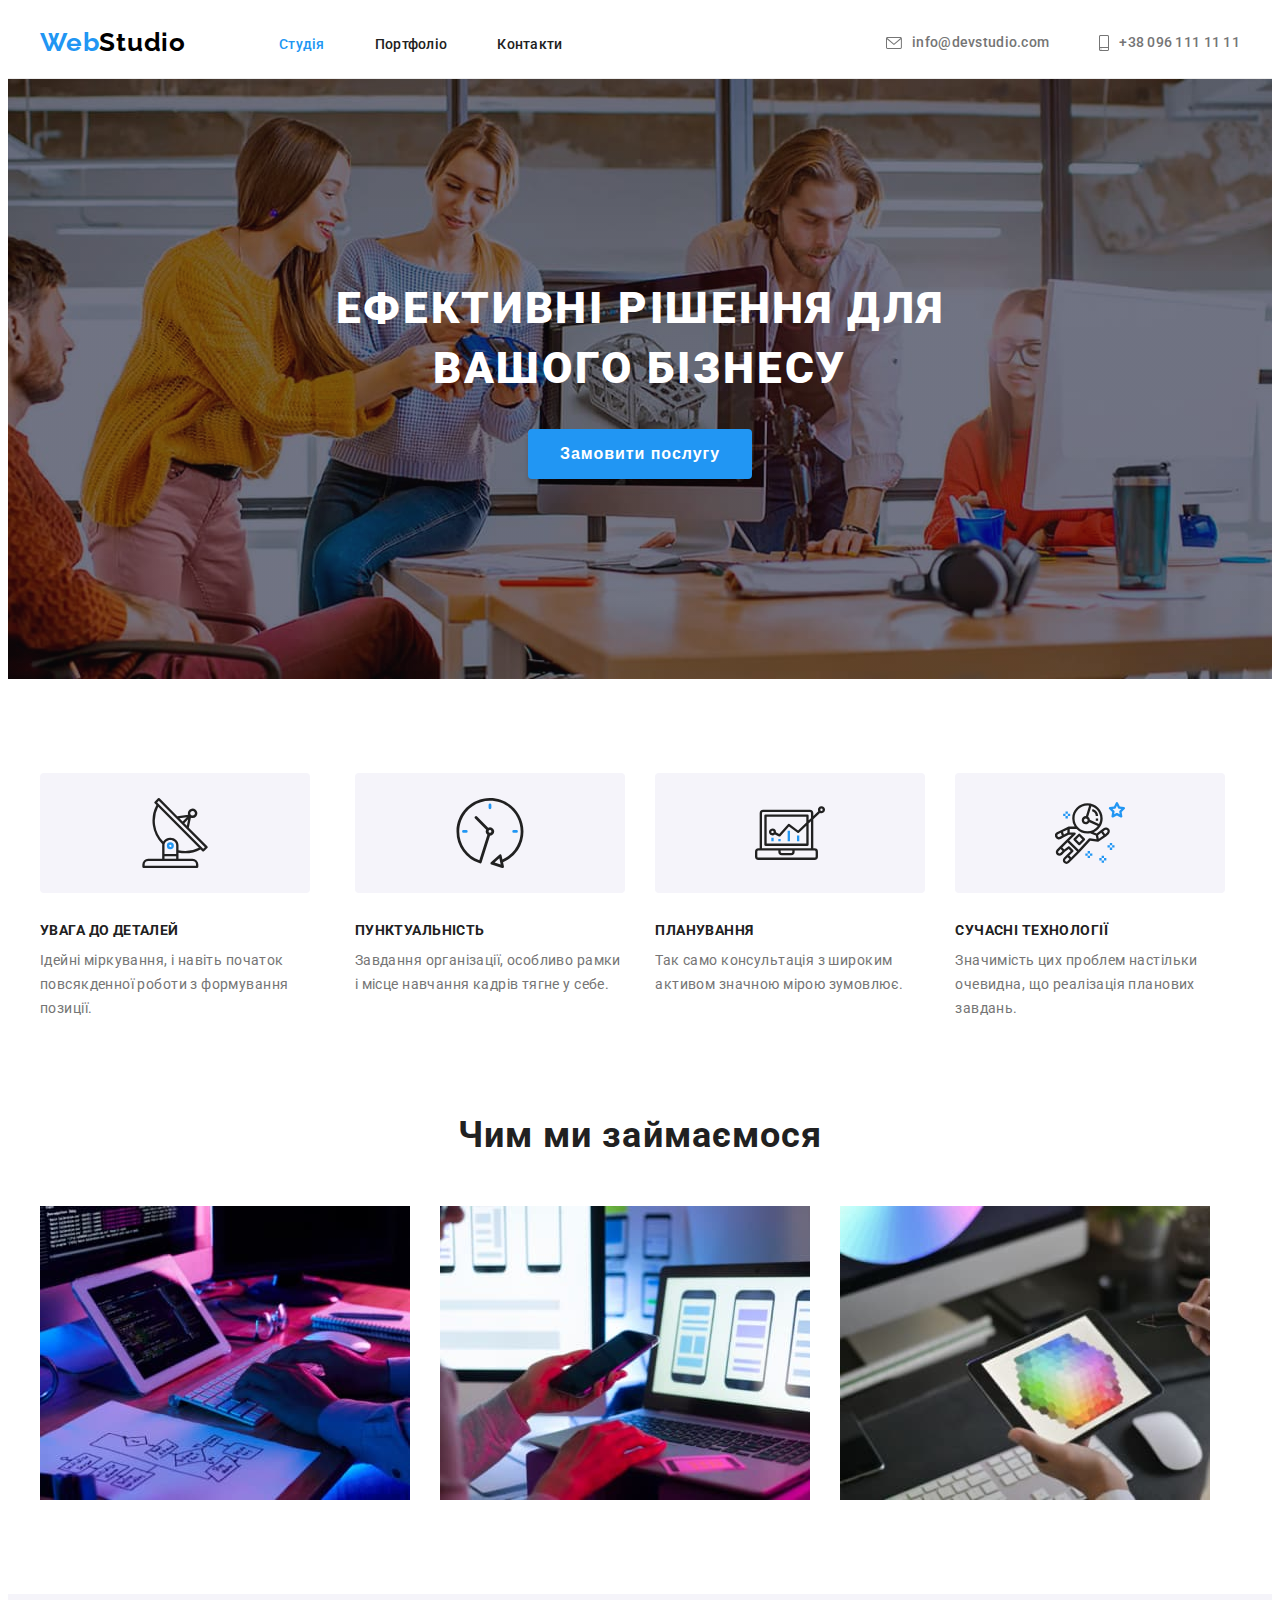
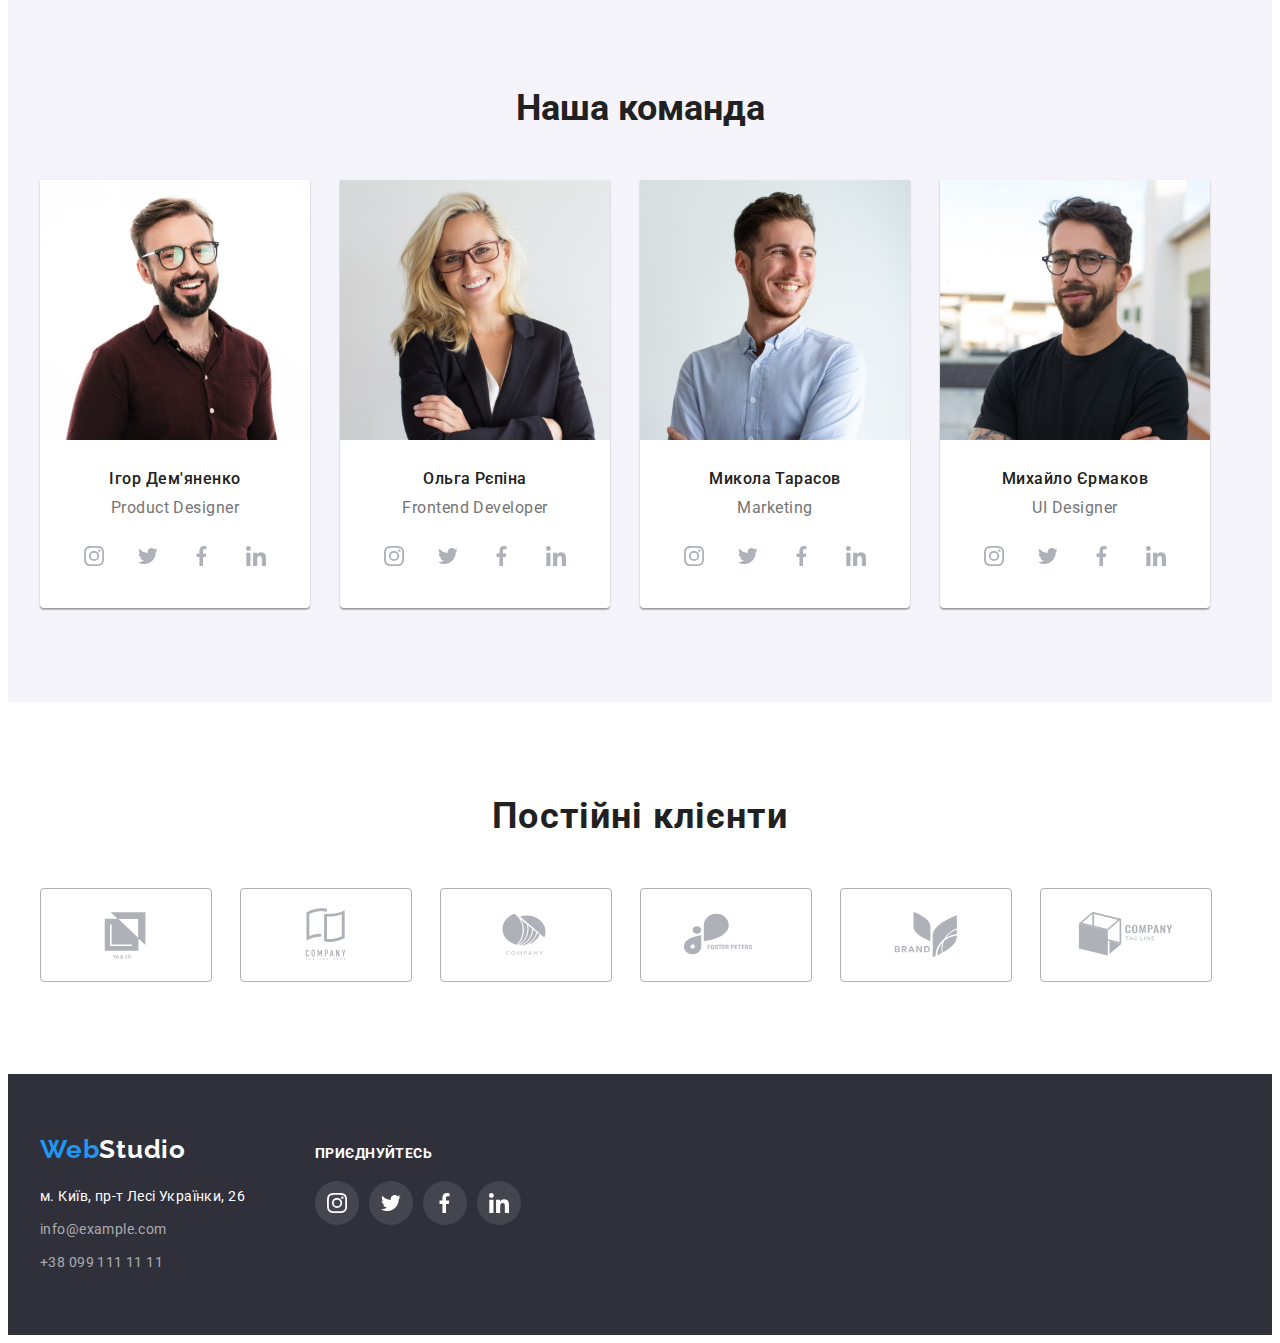
<file: index.html>
<!DOCTYPE html>
<html lang="uk">
  <head>
    <meta charset="UTF-8" />
    <meta http-equiv="X-UA-Compatible" content="IE=edge" />
    <meta name="viewport" content="width=device-width, initial-scale=1.0" />
    <title>Студія</title>

    <link rel="preconnect" href="https://fonts.googleapis.com" />
    <link rel="preconnect" href="https://fonts.gstatic.com" crossorigin />
    <link
      href="https://fonts.googleapis.com/css2?family=Raleway:wght@700&family=Roboto:wght@400;500;700;900&display=swap"
      rel="stylesheet"
    />
    <link
      rel="stylesheet"
      href="https://cdnjs.cloudflare.com/ajax/libs/modern-normalize/1.1.0/modern-normalize.min.css"
      integrity="sha512-wpPYUAdjBVSE4KJnH1VR1HeZfpl1ub8YT/NKx4PuQ5NmX2tKuGu6U/JRp5y+Y8XG2tV+wKQpNHVUX03MfMFn9Q=="
      crossorigin="anonymous"
      referrerpolicy="no-referrer"
    />
    <link rel="stylesheet" href="./css/styles.css" />
  </head>

  <body>
    <!--Site header-->
    <header class="head">
      <div class="container site-head">
        <a href="" class="logo link"
          >Web<span class="logo-part-2">Studio</span></a
        >
        <nav class="site-navigation">
          <ul class="nav-list list">
            <li class="header-item">
              <a href="./index.html" class="navigation-link link current"
                >Студія</a
              >
            </li>
            <li class="header-item">
              <a href="./portfolio.html" class="navigation-link link"
                >Портфоліо</a
              >
            </li>
            <li class="header-item">
              <a href="" class="navigation-link link">Контакти</a>
            </li>
          </ul>
        </nav>
        <ul class="header-list list">
          <li class="contact">
            <a href="mailto:info@devstudio.com" class="contact-link link"
              ><svg class="contact-icon" width="16px" height="12px">
                <use
                  href="./images/decorations/decorations.svg#icon-envelope"
                ></use></svg
              >info@devstudio.com</a
            >
          </li>
          <li class="contact">
            <a href="tel:+380961111111" class="contact-link link"
              ><svg class="contact-icon" width="10px" height="16px">
                <use
                  href="./images/decorations/decorations.svg#icon-smartphone"
                ></use></svg
              ><span>+38 096 111 11 11</span></a
            >
          </li>
        </ul>
      </div>
    </header>
    <main>
      <!-- Hero -->
      <!-- <section class="hero section"> -->
      <section class="hero">
        <div class="container">
          <h1 class="hero-title">
            Ефективні рішення для<br />
            вашого бізнесу
          </h1>
          <button type="button" class="order-btn">Замовити послугу</button>
        </div>
      </section>

      <!--benefits-->
      <section class="section">
        <div class="container">
          <h2 class="hidden-title">Переваги</h2>
          <ul class="benefits-list list">
            <li class="benefit-child">
              <div class="benefit-container">
                <svg class="benefit-cont">
                  <use
                    href="./images/decorations/decorations.svg#icon-anten"
                  ></use>
                </svg>
              </div>
              <h3 class="benefits-header">УВАГА ДО ДЕТАЛЕЙ</h3>
              <p class="benefits-item">
                Ідейні міркування, і навіть початок повсякденної роботи з
                формування позиції.
              </p>
            </li>
            <li class="benefit-child">
              <div class="benefit-container">
                <svg class="benefit-cont">
                  <use
                    href="./images/decorations/decorations.svg#icon-clock"
                  ></use>
                </svg>
              </div>
              <h3 class="benefits-header">ПУНКТУАЛЬНІСТЬ</h3>
              <p class="benefits-item">
                Завдання організації, особливо рамки і місце навчання кадрів
                тягне у себе.
              </p>
            </li>
            <li class="benefit-child">
              <div class="benefit-container">
                <svg class="benefit-cont">
                  <use
                    href="./images/decorations/decorations.svg#icon-diagram"
                  ></use>
                </svg>
              </div>
              <h3 class="benefits-header">ПЛАНУВАННЯ</h3>
              <p class="benefits-item">
                Так само консультація з широким активом значною мірою зумовлює.
              </p>
            </li>
            <li class="benefit-child">
              <div class="benefit-container">
                <svg class="benefit-cont">
                  <use
                    href="./images/decorations/decorations.svg#icon-astronaut"
                  ></use>
                </svg>
              </div>
              <h3 class="benefits-header">СУЧАСНІ ТЕХНОЛОГІЇ</h3>
              <p class="benefits-item">
                Значимість цих проблем настільки очевидна, що реалізація
                планових завдань.
              </p>
            </li>
          </ul>
        </div>
      </section>
      <!--Examples-->
      <section class="padding-fix section">
        <div class="container">
          <h2 class="examlpes-head">Чим ми займаємося</h2>
          <ul class="list examples">
            <li class="example-item">
              <img
                src="./images/pack1/keyboard.jpg"
                alt="робота за клавіатурою"
                width="370"
              />
            </li>
            <li class="example-item">
              <img
                src="./images/pack1/phone.jpg"
                alt="робота на телефоні"
                width="370"
              />
            </li>
            <li class="example-item">
              <img
                src="./images/pack1/tablet.jpg"
                alt="робота за планшетом"
                width="370"
              />
            </li>
          </ul>
        </div>
      </section>
      <!--Team-->
      <section class="team section">
        <div class="container">
          <h2 class="team-title">Наша команда</h2>
          <ul class="list tim-list">
            <li class="team-child">
              <img
                src="./images/pack1/productdesigner.jpg"
                alt="Product Designer"
                width="270"
              />
              <div class="team-cont">
                <h3 class="team-name">Ігор Дем'яненко</h3>
                <p class="team-description">Product Designer</p>
                <ul class="team-social">
                  <li class="tam-social-item">
                    <a href="" class="team-social-link">
                      <svg class="team-social-icon" width="20" height="20">
                        <use
                          href="./images/decorations/decorations.svg#icon-instagram"
                        ></use>
                      </svg>
                    </a>
                  </li>
                  <li class="tam-social-item">
                    <a href="" class="team-social-link">
                      <svg class="team-social-icon" width="20" height="20">
                        <use
                          href="./images/decorations/decorations.svg#icon-twitter"
                        ></use>
                      </svg>
                    </a>
                  </li>
                  <li class="tam-social-item">
                    <a href="" class="team-social-link">
                      <svg class="team-social-icon" width="20" height="20">
                        <use
                          href="./images/decorations/decorations.svg#icon-facebook"
                        ></use>
                      </svg>
                    </a>
                  </li>
                  <li class="tam-social-item">
                    <a href="" class="team-social-link">
                      <svg class="team-social-icon" width="20" height="20">
                        <use
                          href="./images/decorations/decorations.svg#icon-linkedin"
                        ></use>
                      </svg>
                    </a>
                  </li>
                </ul>
              </div>
            </li>
            <li class="team-child">
              <img
                src="./images/pack1/frontenddeveloper.jpg"
                alt="Frontend Developer"
                width="270"
              />
              <div class="team-cont">
                <h3 class="team-name">Ольга Рєпіна</h3>
                <p class="team-description">Frontend Developer</p>
                <ul class="team-social">
                  <li class="tam-social-item">
                    <a href="" class="team-social-link">
                      <svg class="team-social-icon" width="20" height="20">
                        <use
                          href="./images/decorations/decorations.svg#icon-instagram"
                        ></use>
                      </svg>
                    </a>
                  </li>
                  <li class="tam-social-item">
                    <a href="" class="team-social-link">
                      <svg class="team-social-icon" width="20" height="20">
                        <use
                          href="./images/decorations/decorations.svg#icon-twitter"
                        ></use>
                      </svg>
                    </a>
                  </li>
                  <li class="tam-social-item">
                    <a href="" class="team-social-link">
                      <svg class="team-social-icon" width="20" height="20">
                        <use
                          href="./images/decorations/decorations.svg#icon-facebook"
                        ></use>
                      </svg>
                    </a>
                  </li>
                  <li class="tam-social-item">
                    <a href="" class="team-social-link">
                      <svg class="team-social-icon" width="20" height="20">
                        <use
                          href="./images/decorations/decorations.svg#icon-linkedin"
                        ></use>
                      </svg>
                    </a>
                  </li>
                </ul>
              </div>
            </li>
            <li class="team-child">
              <img
                src="./images/pack1/marketing.jpg"
                alt="Marketing"
                width="270"
              />
              <div class="team-cont">
                <h3 class="team-name">Микола Тарасов</h3>
                <p class="team-description">Marketing</p>
                <ul class="team-social">
                  <li class="tam-social-item">
                    <a href="" class="team-social-link">
                      <svg class="team-social-icon" width="20" height="20">
                        <use
                          href="./images/decorations/decorations.svg#icon-instagram"
                        ></use>
                      </svg>
                    </a>
                  </li>
                  <li class="tam-social-item">
                    <a href="" class="team-social-link">
                      <svg class="team-social-icon" width="20" height="20">
                        <use
                          href="./images/decorations/decorations.svg#icon-twitter"
                        ></use>
                      </svg>
                    </a>
                  </li>
                  <li class="tam-social-item">
                    <a href="" class="team-social-link">
                      <svg class="team-social-icon" width="20" height="20">
                        <use
                          href="./images/decorations/decorations.svg#icon-facebook"
                        ></use>
                      </svg>
                    </a>
                  </li>
                  <li class="tam-social-item">
                    <a href="" class="team-social-link">
                      <svg class="team-social-icon" width="20" height="20">
                        <use
                          href="./images/decorations/decorations.svg#icon-linkedin"
                        ></use>
                      </svg>
                    </a>
                  </li>
                </ul>
              </div>
            </li>
            <li class="team-child">
              <img
                src="./images/pack1/uidesigner.jpg"
                alt="UI Designer"
                width="270"
              />
              <div class="team-cont">
                <h3 class="team-name">Михайло Єрмаков</h3>
                <p class="team-description">UI Designer</p>
                <ul class="team-social">
                  <li class="tam-social-item">
                    <a href="" class="team-social-link">
                      <svg class="team-social-icon" width="20" height="20">
                        <use
                          href="./images/decorations/decorations.svg#icon-instagram"
                        ></use>
                      </svg>
                    </a>
                  </li>
                  <li class="tam-social-item">
                    <a href="" class="team-social-link">
                      <svg class="team-social-icon" width="20" height="20">
                        <use
                          href="./images/decorations/decorations.svg#icon-twitter"
                        ></use>
                      </svg>
                    </a>
                  </li>
                  <li class="tam-social-item">
                    <a href="" class="team-social-link">
                      <svg class="team-social-icon" width="20" height="20">
                        <use
                          href="./images/decorations/decorations.svg#icon-facebook"
                        ></use>
                      </svg>
                    </a>
                  </li>
                  <li class="tam-social-item">
                    <a href="" class="team-social-link">
                      <svg class="team-social-icon" width="20" height="20">
                        <use
                          href="./images/decorations/decorations.svg#icon-linkedin"
                        ></use>
                      </svg>
                    </a>
                  </li>
                </ul>
              </div>
            </li>
          </ul>
        </div>
      </section>
      <!--clients-->
      <section class="section">
        <div class="container">
          <h2 class="clients-header">Постійні клієнти</h2>
          <ul class="clients">
            <li class="clients-child">
              <a href="" class="clients-item">
                
                  <svg class="clients-icon">
                    <use
                      href="./images/decorations/decorations.svg#icon-tag-line"
                    ></use>
                  </svg>
             
              </a>
            </li>
            <li class="clients-child">
              <a href="" class="clients-item">
            
                  <svg class="clients-icon">
                    <use
                      href="./images/decorations/decorations.svg#icon-tagline"
                    ></use>
                  </svg>
             
              </a>
            </li>
            <li class="clients-child">
              <a href="" class="clients-item">
        
                  <svg class="clients-icon">
                    <use
                      href="./images/decorations/decorations.svg#icon-company"
                    ></use>
                  </svg>
         
              </a>
            </li>
            <li class="clients-child">
              <a href="" class="clients-item">
       
                  <svg class="clients-icon">
                    <use
                      href="./images/decorations/decorations.svg#icon-foster"
                    ></use>
                  </svg>
        
              </a>
            </li>
            <li class="clients-child">
              <a href="" class="clients-item">
       
                  <svg class="clients-icon">
                    <use
                      href="./images/decorations/decorations.svg#icon-brand"
                    ></use>
                  </svg>
        
              </a>
            </li>
            <li class="clients-child">
              <a href="" class="clients-item">
      
                  <svg class="clients-icon">
                    <use
                      href="./images/decorations/decorations.svg#icon-yaco"
                    ></use>
                  </svg>
       
              </a>
            </li>
          </ul>
        </div>
      </section>
    </main>
    <!--footer-->
    <footer class="bottom section">
      <div class="container footer-box">
        <div class="footer-adress-section">
          <a href="" class="logo link"
            >Web<span class="logo-footer">Studio</span></a
          >
          <address class="bottom-address">
            <ul class="list contact-list">
              <li class="contact-child">
                <a
                  class="adress-link link"
                  href="https://www.google.com.ua/maps/place/%D0%B1%D1%83%D0%BB.+%D0%9B%D0%B5%D1%81%D0%B8+%D0%A3%D0%BA%D1%80%D0%B0%D0%B8%D0%BD%D0%BA%D0%B8,+26,+%D0%9A%D0%B8%D0%B5%D0%B2,+02000/@50.4265841,30.5361971,17z/data=!3m1!4b1!4m5!3m4!1s0x40d4cf0e033ecbe9:0x57a4dffefec77da0!8m2!3d50.4265807!4d30.5383858?hl=ru"
                  >м. Київ, пр-т Лесі Українки, 26</a
                >
              </li>
              <li class="contact-child">
                <a href="mailto:info@example.com" class="link bottom-contact"
                  >info@example.com</a
                >
              </li>
              <li class="contact-child">
                <a href="tel:+380991111111" class="bottom-contact link"
                  >+38 099 111 11 11</a
                >
              </li>
            </ul>
          </address>
        </div>
        <div class="footer-links-section">
          <h2 class="footer-header">приєднуйтесь</h2>
          <ul class="social-footer">
            <li class="tam-social-item-footer">
              <a href="" class="team-social-link-footer">
                <svg class="team-social-icon" width="20" height="20">
                  <use
                    href="./images/decorations/decorations.svg#icon-instagram"
                  ></use>
                </svg>
              </a>
            </li>
            <li class="tam-social-item">
              <a href="" class="team-social-link-footer">
                <svg class="team-social-icon" width="20" height="20">
                  <use
                    href="./images/decorations/decorations.svg#icon-twitter"
                  ></use>
                </svg>
              </a>
            </li>
            <li class="tam-social-item">
              <a href="" class="team-social-link-footer">
                <svg class="team-social-icon" width="20" height="20">
                  <use
                    href="./images/decorations/decorations.svg#icon-facebook"
                  ></use>
                </svg>
              </a>
            </li>
            <li class="tam-social-item">
              <a href="" class="team-social-link-footer">
                <svg class="team-social-icon" width="20" height="20">
                  <use
                    href="./images/decorations/decorations.svg#icon-linkedin"
                  ></use>
                </svg>
              </a>
            </li>
          </ul>
        </div>
      </div>
    </footer>
  </body>
</html>
</file>
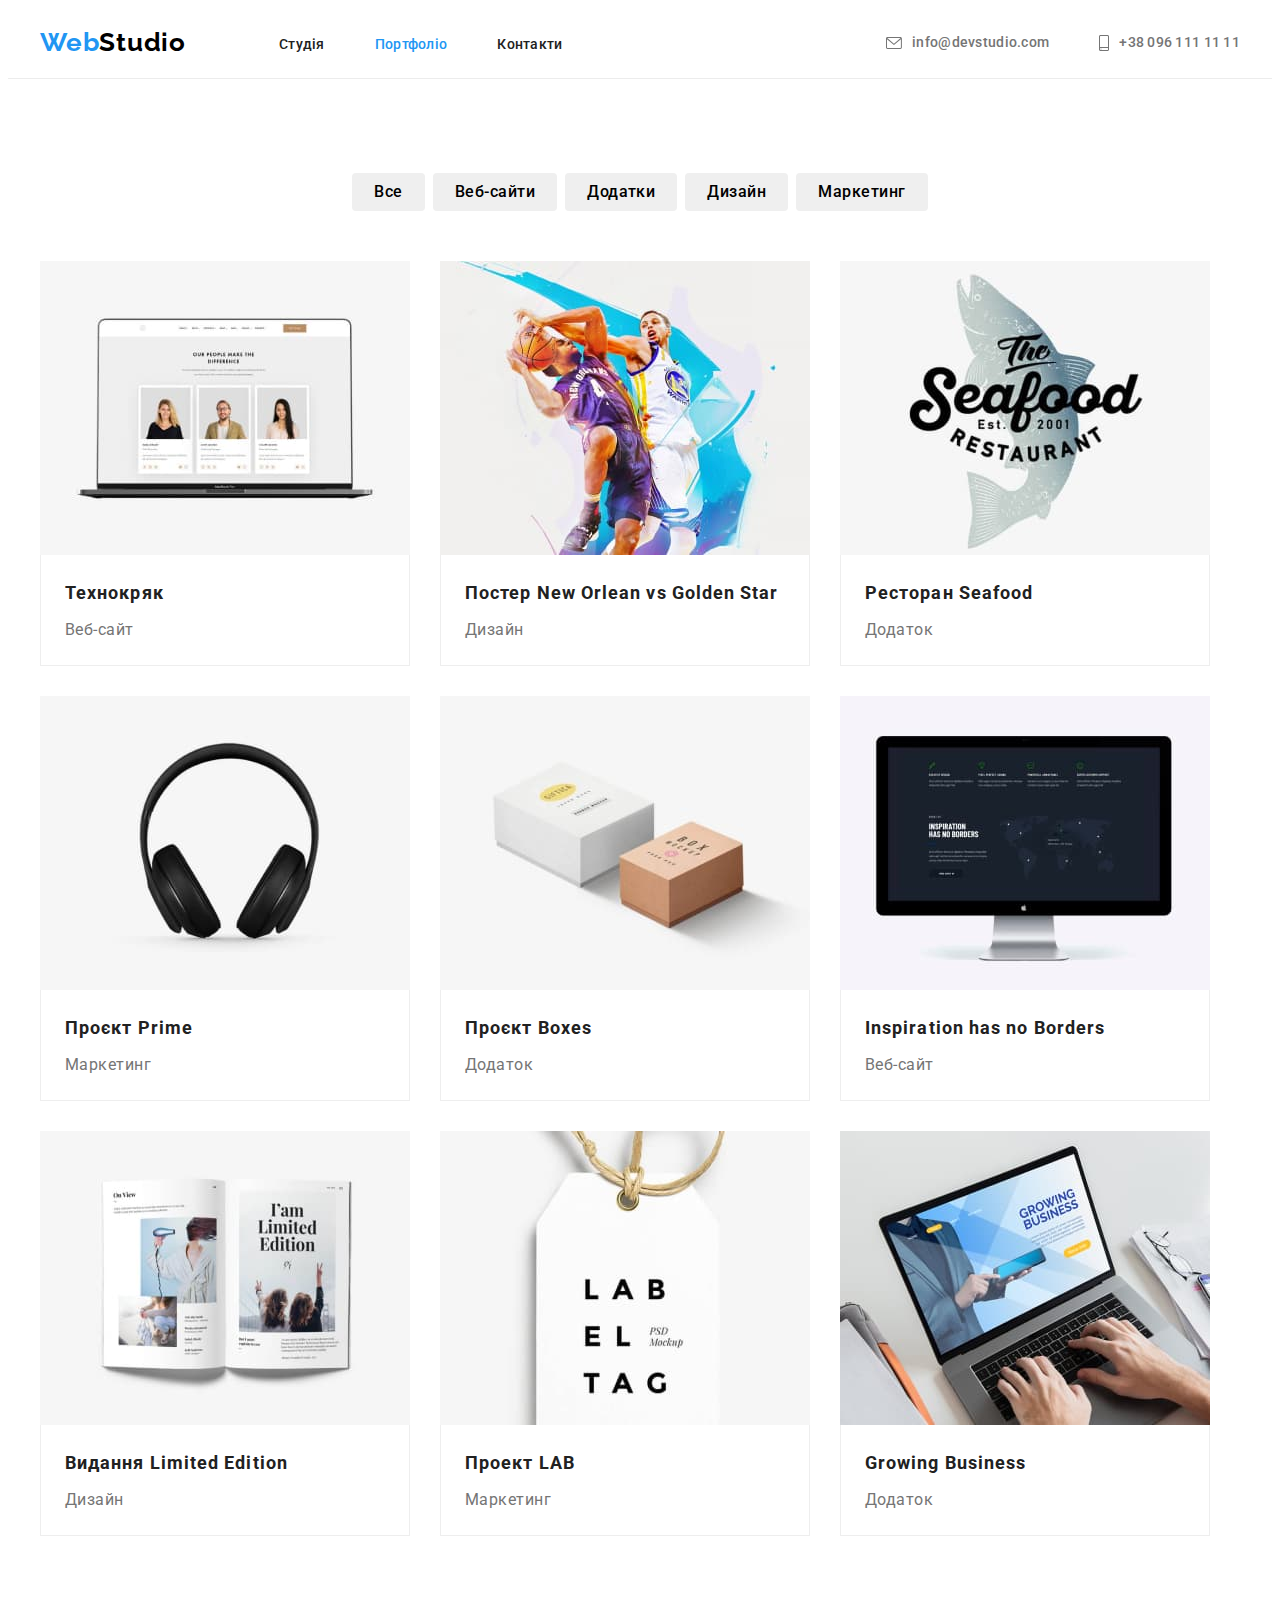
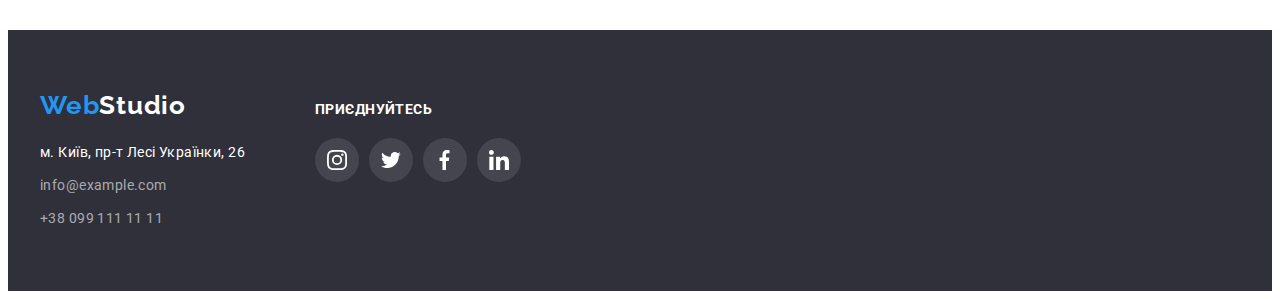
<file: portfolio.html>
<!DOCTYPE html>
<html lang="uk">
  <head>
    <meta charset="UTF-8" />
    <meta http-equiv="X-UA-Compatible" content="IE=edge" />
    <meta name="viewport" content="width=device-width, initial-scale=1.0" />
    <title>Портфоліо</title>

    <link rel="preconnect" href="https://fonts.googleapis.com" />
    <link rel="preconnect" href="https://fonts.gstatic.com" crossorigin />
    <link
      href="https://fonts.googleapis.com/css2?family=Raleway:wght@700&family=Roboto:wght@400;500;700;900&display=swap"
      rel="stylesheet"
    />
    <link
      rel="stylesheet"
      href="https://cdnjs.cloudflare.com/ajax/libs/modern-normalize/1.1.0/modern-normalize.min.css"
      integrity="sha512-wpPYUAdjBVSE4KJnH1VR1HeZfpl1ub8YT/NKx4PuQ5NmX2tKuGu6U/JRp5y+Y8XG2tV+wKQpNHVUX03MfMFn9Q=="
      crossorigin="anonymous"
      referrerpolicy="no-referrer"
    />
    <link rel="stylesheet" href="./css/styles.css" />
  </head>

  <body>
    <!--Site header-->
    <header class="head">
      <div class="container site-head">
        <a href="" class="logo link"
          >Web<span class="logo-part-2">Studio</span></a
        >
        <nav class="site-navigation">
          <ul class="nav-list list">
            <li class="header-item">
              <a href="./index.html" class="navigation-link link">Студія</a>
            </li>
            <li class="header-item">
              <a href="./portfolio.html" class="navigation-link link current"
                >Портфоліо</a
              >
            </li>
            <li class="header-item">
              <a href="" class="navigation-link link">Контакти</a>
            </li>
          </ul>
        </nav>
        <ul class="header-list list">
          <li class="contact">
            <a href="mailto:info@devstudio.com" class="contact-link link"
              ><svg class="contact-icon" width="16px" height="12px">
                <use
                  href="./images/decorations/decorations.svg#icon-envelope"
                ></use></svg
              >info@devstudio.com</a
            >
          </li>
          <li class="contact">
            <a href="tel:+380961111111" class="contact-link link"
              ><svg class="contact-icon" width="10px" height="16px">
                <use
                  href="./images/decorations/decorations.svg#icon-smartphone"
                ></use></svg
              >+38 096 111 11 11</a
            >
          </li>
        </ul>
      </div>
    </header>
    <!--Навігація портфоліо-->
    <main class="">
      <section class="section">
        <div class="container">
          <!-- <h2 class="hidden-title">Фільтр</h2> -->
          <ul class="filter list">
            <li class="filter-item">
              <button type="button" class="filter-btn">Все</button>
            </li>
            <li class="filter-item">
              <button type="button" class="filter-btn">Веб-сайти</button>
            </li>
            <li class="filter-item">
              <button type="button" class="filter-btn">Додатки</button>
            </li>
            <li class="filter-item">
              <button type="button" class="filter-btn">Дизайн</button>
            </li>
            <li class="filter-item">
              <button type="button" class="filter-btn">Маркетинг</button>
            </li>
          </ul>
          <!--Контент-->

          <h1 class="hidden-title">Приклади</h1>
          <ul class="list photos">
            <li class="content-child">
              <a href="" class="portfolio-image-link image-box">
                <div class="image-box">
                  <img
                    src="./images/pack2/site.jpg"
                    width="370"
                    alt="Приклад сайту"
                  />
                  <div class="h2-cont">
                    <h2 class="proj-name">Технокряк</h2>
                    <p class="proj-description">Веб-сайт</p>
                  </div>
                </div>
              </a>
            </li>
            <li class="content-child">
              <a href="" class="portfolio-image-link">
                <div class="image-box">
              <img
                src="./images/pack2/basketball.jpg"
                width="370"
                alt="Приклад постеру для баскетбольеої команди"
              />
              <div class="h2-cont">
                <h2 class="proj-name">Постер New Orlean vs Golden Star</h2>
                <p class="proj-description">Дизайн</p>
              </div>
            </div>
          </a>
            </li>
            <li class="content-child">
              <a href="" class="portfolio-image-link">
                <div class="image-box">
              <img
                src="./images/pack2/seafood.jpg"
                width="370"
                alt="Лого ресторану морської їжї"
              />
              <div class="h2-cont">
                <h2 class="proj-name">Ресторан Seafood</h2>
                <p class="proj-description">Додаток</p>
              </div>
            </div>
          </a>
            </li>
            <li class="content-child">
              <a href="" class="portfolio-image-link">
                <div class="image-box">
              <img
                src="./images/pack2/headphones.jpg"
                width="370"
                alt="Навушники"
              />
              <div class="h2-cont">
                <h2 class="proj-name">Проєкт Prime</h2>
                <p class="proj-description">Маркетинг</p>
              </div>
            </div>
          </a>
            </li>
            <li class="content-child">
              <a  href="" class="portfolio-image-link">
                <div class="image-box">
              <img src="./images/pack2/boxes.jpg" width="370" alt="Коробки" />
              <div class="h2-cont">
                <h2 class="proj-name">Проєкт Boxes</h2>
                <p class="proj-description">Додаток</p>
              </div>
            </div>
          </a>
            </li>
            <li class="content-child">
              <a href="" class="portfolio-image-link">
                <div class="image-box">
              <img
                src="./images/pack2/insperationsite.jpg"
                width="370"
                alt="Веб-сайт"
              />
              <div class="h2-cont">
                <h2 class="proj-name">Inspiration has no Borders</h2>
                <p class="proj-description">Веб-сайт</p>
              </div>
            </div>
          </a>
            </li>
            <li class="content-child">
              <a href="" class="portfolio-image-link">
                <div class="image-box">
              <img
                src="./images/pack2/book.jpg"
                width="370"
                alt="Розгорнутий журнал"
              />
              <div class="h2-cont">
                <h2 class="proj-name">Видання Limited Edition</h2>
                <p class="proj-description">Дизайн</p>
              </div>
            </div>
          </a>
            </li>
            <li href="" class="content-child">
              <a class="portfolio-image-link">
                <div class="image-box">
              <img
                src="./images/pack2/labproject.jpg"
                width="370"
                alt="Лого проєкту лаб"
              />
              <div class="h2-cont">
                <h2 class="proj-name">Проект LAB</h2>
                <p class="proj-description">Маркетинг</p>
              </div>
            </div>
          </a>
            </li>
            <li class="content-child">
              <a href="" class="portfolio-image-link">
                <div class="image-box">
              <img
                src="./images/pack2/business.jpg"
                width="370"
                alt="Людина пише щось на ноутбуці"
              />
              <div class="h2-cont">
                <h2 class="proj-name">Growing Business</h2>
                <p class="proj-description">Додаток</p>
              </div>
            </div>
          </a>
            </li>
          </ul>
        </div>
      </section>
    </main>

    <footer class="bottom section"></li>
      <div class="container footer-box">
        <div class="footer-adress-section">
          <a href="" class="logo link"
            >Web<span class="logo-footer">Studio</span></a
          >
          <address class="bottom-address">
            <ul class="list contact-list">
              <li class="contact-child">
                <a
                  class="adress-link link"
                  href="https://www.google.com.ua/maps/place/%D0%B1%D1%83%D0%BB.+%D0%9B%D0%B5%D1%81%D0%B8+%D0%A3%D0%BA%D1%80%D0%B0%D0%B8%D0%BD%D0%BA%D0%B8,+26,+%D0%9A%D0%B8%D0%B5%D0%B2,+02000/@50.4265841,30.5361971,17z/data=!3m1!4b1!4m5!3m4!1s0x40d4cf0e033ecbe9:0x57a4dffefec77da0!8m2!3d50.4265807!4d30.5383858?hl=ru"
                  >м. Київ, пр-т Лесі Українки, 26</a
                >
              </li>
              <li class="contact-child">
                <a href="mailto:info@example.com" class="link bottom-contact"
                  >info@example.com</a
                >
              </li>
              <li class="contact-child">
                <a href="tel:+380991111111" class="bottom-contact link"
                  >+38 099 111 11 11</a
                >
              </li>
            </ul>
          </address>
        </div>
        <div class="footer-links-section">
          <h2 class="footer-header">приєднуйтесь</h2>
          <ul class="social-footer">
            <li class="tam-social-item-footer">
              <a href="" class="team-social-link-footer">
                <svg class="team-social-icon" width="20" height="20">
                  <use
                    href="./images/decorations/decorations.svg#icon-instagram"
                  ></use>
                </svg>
              </a>
            </li>
            <li class="tam-social-item">
              <a href="" class="team-social-link-footer">
                <svg class="team-social-icon" width="20" height="20">
                  <use
                    href="./images/decorations/decorations.svg#icon-twitter"
                  ></use>
                </svg>
              </a>
            </li>
            <li class="tam-social-item">
              <a href="" class="team-social-link-footer">
                <svg class="team-social-icon" width="20" height="20">
                  <use
                    href="./images/decorations/decorations.svg#icon-facebook"
                  ></use>
                </svg>
              </a>
            </li>
            <li class="tam-social-item">
              <a href="" class="team-social-link-footer">
                <svg class="team-social-icon" width="20" height="20">
                  <use
                    href="./images/decorations/decorations.svg#icon-linkedin"
                  ></use>
                </svg>
              </a>
            </li>
          </ul>
        </div>
      </div>
    </footer>
  
  </body>
</html>
</file>
<file: css/styles.css>
:root {
  --primary-text-color: #212121;
  --accent-color: #2196f3;
  --secondary-text-color: #757575;
  --white-color: #ffffff;
}

body {
  font-family: "Roboto", sans-serif;
  color: var(--primary-text-color);
}
ul {
  margin: 0;
  padding: 0;
  list-style: none;
}
img {
  display: block;
  max-width: 100%;
  height: auto;
}
h1,
h2,
h3,
p {
  margin: 0;
}
.container {
  width: 1200px;
  margin: 0 auto;
  padding: 0 15px;
}
.section {
  padding-top: 94px;
  padding-bottom: 94px;
}
.list {
  list-style: none;
  padding-left: 0;
}
.link {
  text-decoration: none;
  font-style: normal;
}
.hidden-title {
  position: absolute;
  /* white-space: space; */
  width: 1px;
  height: 1px;
  overflow: hidden;
  border: 0;
  padding: 0;
  clip: rect(0 0 0 0);
  clip-path: inset(50%);
  margin: -1px;
}

/*-------HEADER--------*/
.head {
  border-bottom: solid 1px #ECECEC;
}
.site-head {
  display: flex;
  align-items: center;
  align-self: flex-start;
  height: 70px;
}
.logo {
  font-family: "Raleway", sans-serif;
  font-weight: 700;
  font-size: 26px;
  line-height: 1.2;
  letter-spacing: 0.03em;
  color: var(--accent-color);
}
.logo-part-2 {
  color: #000000;
}
.logo-footer {
  color: var(--white-color);
}
.site-navigation {
  margin-left: 93px;
}

.nav-list {
  display: flex;
}
.nav-list .header-item:last-child {
  margin-right: 0;
}
.header-item {
  margin-right: 50px;
}
.navigation-link {
  color: var(--primary-text-color);
  font-weight: 500;
  font-size: 14px;
  line-height: 1.14;
  letter-spacing: 0.02em;
}
.navigation-link:hover,
.navigation-link:focus {
  color: var(--accent-color);

}

.current {
  color: var(--accent-color);
}
.contact-link {
  font-weight: 500;
  font-size: 14px;
  line-height: 1.14;
  letter-spacing: 0.02em;
  color: var(--secondary-text-color);
  display: flex;
  align-items: center;
}
.contact-link:hover,
.contact-link:focus {
  color: var(--accent-color);
 
}
.header-list {
  display: flex;
  margin-left: auto;
}
.header-list .contact + .contact {
  margin-left: 50px;
  
}
.contact-icon{
fill: var(--secondary-text-color);
margin-right: 10px;
}
.contact-link:hover .contact-icon,
.contact-link:focus .contact-icon{
fill:var(--accent-color);
}
/*------------HERO-------------*/
.hero {
  background-color: var(--primary-text-color);
  background-image: linear-gradient(
      rgba(25, 28, 38, 0.2),
      rgba(25, 28, 38, 0.2)
    ),
    url(../images/decorations/herobacg.jpg);
  padding-top: 200px;
  padding-bottom: 200px;
  background-position: center;
  background-repeat: no-repeat;
  background-size: auto;
  max-width: 1600px;
  margin-left: auto;
  margin-right: auto;
}
.hero-title {
  margin-top: 0;
  margin-bottom: 0;

  font-weight: 900;
  font-size: 44px;
  line-height: 1.36;
  text-align: center;
  letter-spacing: 0.06em;
  text-transform: uppercase;
  color: var(--white-color);
}
.order-btn {
  margin: auto;
  margin-top: 30px;

  padding-left: 32px;
  padding-bottom: 10px;
  padding-right: 32px;
  padding-top: 10px;

  box-shadow: 0px 4px 4px rgba(0, 0, 0, 0.15);
  border-radius: 4px;
  border:transparent;

  background: var(--accent-color);
  font-weight: 700;
  font-size: 16px;
  line-height: 1.88;
  display: flex;
  align-items: center;
  text-align: center;
  letter-spacing: 0.06em;
  color: var(--white-color);
  cursor: pointer;
}

/*--------------BENEFITS-------------*/
.benefit-cont{
width: 70px;
height: 70px;

}

.benefits-list {
  display: flex;
}
.benefit-child {
  margin-left: 0px;
}
.benefits-list .benefit-child + .benefit-child {
  margin-left: 30px;
}
.benefit-container{
margin-bottom: 30px;

  width: 270px;
  height: 120px;

  background: #F5F4FA;
  border-radius: 4px;
  display: flex;
  align-items: center;
  justify-content: center;
  
}

.benefits-header {
  margin-bottom: 10px;
  margin-top: 0px;

  font-weight: 700;
  font-size: 14px;
  line-height: 1.14;
  letter-spacing: 0.03em;
  text-transform: uppercase;

  color: var(--primary-text-color);
}
.benefits-item {
  margin-bottom: 0px;
  margin-top: 0px;

  font-size: 14px;
  line-height: 1.71;
  letter-spacing: 0.03em;
  color: var(--secondary-text-color);
}
/*--------------EXAMPLES-------------*/
.padding-fix {
  padding-top: 0;
}
.examlpes-head {
  margin-top: 0px;
  margin-bottom: 50px;

  font-weight: 700;
  font-size: 36px;
  line-height: 1.16;
  text-align: center;
  letter-spacing: 0.03em;
}
.examples {
  display: flex;
  margin: auto;
}
.example-item {
  margin-right: 0px;
}
.examples .example-item + .example-item {
  margin-left: 30px;
}

/*--------------TEAM-------------*/
.team {
  background-color: #f5f4fa;
}
.tim-list {
  display: flex;
}
.team-cont {
  padding-top: 30px;
  padding-bottom: 30px;
}
.team-child {
  background: var(--white-color);
  box-shadow: 0px 1px 3px rgba(0, 0, 0, 0.12), 0px 1px 1px rgba(0, 0, 0, 0.14),
    0px 2px 1px rgba(0, 0, 0, 0.2);
  border-radius: 0px 0px 4px 4px;
  margin-left: 0;
}
.tim-list .team-child + .team-child {
  margin-left: 30px;
}

.team-title {
  margin-top: 0px;
  margin-bottom: 50px;

  font-weight: 700;
  font-size: 36px;
  line-height: 1.16;
  text-align: center;
}
.team-name {
  margin-bottom: 10px;

  font-weight: 500;
  font-size: 16px;
  line-height: 1.18;
  text-align: center;
  letter-spacing: 0.03em;
}
.team-description {
  font-size: 16px;
  line-height: 1.18;
  text-align: center;
  letter-spacing: 0.03em;
  color: var(--secondary-text-color);
}
.team-social{
  margin-top: 16px;
  display: flex;
  justify-content:center;
  gap:10px;
  
}
.team-social-link{
  width: 44px;
  height: 44px;
  border-radius: 50%;
  /* background-color: blue; */
  display: flex;
  align-items: center;
  justify-content: center;
}
.team-social-icon{
  fill:#afb1b8;
}
.team-social-link:hover,
.team-social-link:focus{
background-color: var(--accent-color);
}

.team-social-link:hover .team-social-icon,
.team-social-link:focus .team-social-icon{
fill: var(--white-color);
}
/* --------------CLIENTS----------------- */
.clients-header{
margin-bottom: 50px;

font-weight: 700;
font-size: 36px;
line-height: 1.16;
text-align: center;
letter-spacing: 0.03em;
color:var(--primary-text-color);
}
.clients{
  display: flex;
  gap: 30px;
}

.clients-child{

  height: 92px;
  width: 170px;
  justify-content: center;
}
.clients-item{
border-radius: 4px;
border: 1px solid #AFB1B8;

width: 100%;
height:100%;
display:flex;
align-items: center;
justify-content: center;
}
.clients-icon{

  height: 60px;
  width: 106px;
  fill:#AFB1B8;
}
.client-box{
  outline: solid #AFB1B8 1px;
  border-radius: 4px;
}
.clients-item:hover,
.clients-item:focus{
  border: 1px solid var(--accent-color);
  border-radius: 4px;
}
.clients-item:hover .clients-icon,
.clients-item:focus .clients-icon{
  fill: var(--accent-color);
  border-radius: 4px;
}


/*--------------FOOTER-------------*/
.footer-box{
  display: flex;
  align-items: baseline;
}
.bottom {
  background-color: #2f303a;
  padding-top: 60px;
  padding-bottom: 60px;
  /* padding-left: 215px; */
}
.bottom-address {
  margin-top: 20px;
}
.adress-link {
  font-size: 14px;
  line-height: 1.71;
  letter-spacing: 0.03em;
  color: var(--white-color);
  font-style: normal;
}
.bottom-contact {
  font-size: 14px;
  line-height: 1.71;
  letter-spacing: 0.03em;
  color: rgba(255, 255, 255, 0.6);
}
.contact-child {
  margin-top: 0px;
}
.contact-list .contact-child + .contact-child {
  margin-top: 9px;
}
.footer-header{
font-weight: 700;
font-size: 14px;
line-height: 1.14;
letter-spacing: 0.03em;
text-transform: uppercase;
color: var(--white-color);
}
.social-footer{
  margin-top: 20px;
  display: flex;
  justify-content:center;
  gap:10px;
}
.footer-links-section{
  margin-left: 70px;

}
.team-social-link-footer{
  margin-bottom: 0;

}
.team-social-link-footer{
  width: 44px;
  height: 44px;
  border-radius: 50%;
  background-color:rgba(255, 255, 255, 0.1);
  
  display: flex;
  align-items: center;
  justify-content: center;
}
.team-social-link-footer .team-social-icon{
  fill: var(--white-color);
}
.team-social-link-footer:hover,
.team-social-link-footer:focus{
background-color: var(--accent-color);
}

.team-social-link-footer:hover .team-social-icon,
.team-social-link-footer:focus .team-social-icon{
  fill: var(--white-color);
}

/*-------------------------------------*/
/*--------------PORTFOLIO--------------*/
/*-------------------------------------*/

/*--------FILTER SECTION---------*/

.filter {
  /* margin:auto; */
  justify-content: center;
  margin-bottom: 50px;
  display: flex;
}
.filter-btn {
  padding-left: 22px;
  padding-right: 22px;
  padding-top: 6px;
  padding-bottom: 6px;
  border: none;

  font-family: "Roboto";
  font-style: normal;
  font-weight: 500;
  font-size: 16px;
  line-height: 1.62;
  text-align: center;
  letter-spacing: 0.03em;
  cursor: pointer;
  border-radius: 4px;
}
.filter-item {
  margin-left: 0px;
}
.filter .filter-item + .filter-item {
  margin-left: 8px;
}
.filter-btn:hover,
.filter-btn:focus {
  background-color: var(--accent-color);
  color: var(--white-color);
  box-shadow: 0px 3px 1px rgba(0, 0, 0, 0.1), 0px 1px 2px rgba(0, 0, 0, 0.08), 0px 2px 2px rgba(0, 0, 0, 0.12);
border-radius: 4px;
}
/*-------------content-----------*/
.content-section {
  padding-top: 0;
}
.photos {
  gap: 30px;
  display: flex;
  flex-wrap: wrap;
}
.portfolio-image-link{
  text-decoration: none;
}

.portfolio-image-link:hover .image-box,
.portfolio-image-link:hover .image-box{
  box-shadow: 0px 1px 1px rgba(0, 0, 0, 0.12), 0px 4px 4px rgba(0, 0, 0, 0.06), 1px 4px 6px rgba(0, 0, 0, 0.16);
}

.proj-name {
  margin-bottom: 4px;

  font-weight: 700;
  font-size: 18px;
  line-height: 2;
  letter-spacing: 0.06em;
  color: var(--primary-text-color);
}
.proj-description {
  font-size: 16px;
  line-height: 1.88;

  letter-spacing: 0.03em;

  color: var(--secondary-text-color);
}
.h2-cont {
  padding-bottom: 20px;
  padding-top: 20px;
  padding-left: 24px;
  padding-right: 24px;

  border-left: 1px solid #eeeeee;
  border-bottom: 1px solid #eeeeee;
  border-right: 1px solid #eeeeee;
}
</file>
